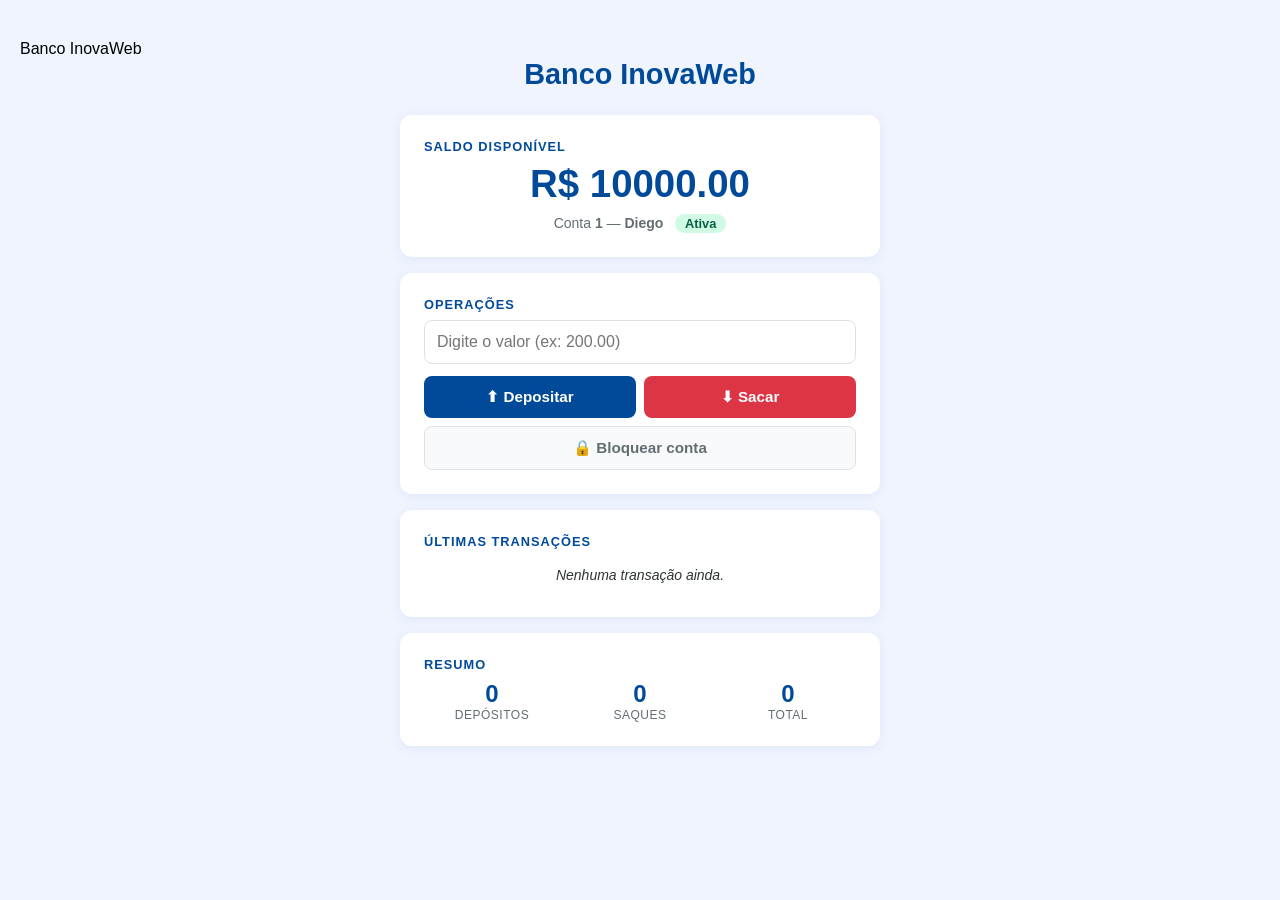
<file: aula 12/index.html>
<html lang="pt-br">

<head>
  <meta charset="UTF-8">
  <meta name="viewport" content="width=device-width, initial-scale=1.0">
  <link rel="stylesheet" href="style.css"
  title>Banco InovaWeb</title>

<body>
  <h1>Banco InovaWeb</h1>

  <div class="container">

    <!-- ── Card de Saldo ──────────────────────────────────── -->
    <div class="card">
      <h2>Saldo disponível</h2>
      <!--
        DOM — LEITURA E ESCRITA DE TEXTO
        ─────────────────────────────────
        id="saldo" → vamos selecionar com querySelector('#saldo')
        e atualizar com .textContent toda vez que o saldo mudar.
        É o equivalente visual do console.log do saldo.
      -->
      <div id="saldo">R$ 10000.00</div>
      <p class="info-conta">
        Conta <strong id="numero-conta">1</strong> —
        <strong id="titular">Diego</strong> &nbsp;
        <!--
          id="status-conta" → vamos alternar as classes
          .status-ativa e .status-bloqueada via classList
          quando bloquearConta() for chamada.
        -->
        <span id="status-conta" class="status-ativa">Ativa</span>
      </p>
    </div>

    <!-- ── Card de Operações ──────────────────────────────── -->
    <div class="card">
      <h2>Operações</h2>
      <!--
        DOM — LENDO VALOR DE INPUT
        ───────────────────────────
        id="campo-valor" → dentro dos eventos de clique,
        vamos ler o valor digitado com:
          const valor = Number(document.querySelector('#campo-valor').value)
        Equivale ao parâmetro que antes passávamos direto: depositar(500)
      -->
      <input type="number" id="campo-valor" placeholder="Digite o valor (ex: 200.00)" min="0" step="0.01">

      <div class="botoes">
        <!--
          DOM — EVENTOS DE CLIQUE
          ────────────────────────
          Esses botões vão receber addEventListener('click', ...)
          que chama depositar() e sacar() com o valor do input.
          No banco.js original chamávamos direto: depositar(500)
          Agora o valor vem do campo digitado pelo usuário.
        -->
        <button id="btn-depositar">⬆ Depositar</button>
        <button id="btn-sacar">⬇ Sacar</button>
      </div>

      <!--
        DOM — EXIBINDO FEEDBACK NA TELA
        ────────────────────────────────
        id="mensagem" → substitui os console.log de sucesso e erro.
        Vamos mostrar/esconder esse elemento e trocar seu texto
        e classe (msg-sucesso / msg-erro) conforme o resultado.
      -->
      <div id="mensagem"></div>

      <button id="btn-bloquear">🔒 Bloquear conta</button>
    </div>

    <!-- ── Card de Histórico ──────────────────────────────── -->
    <div class="card">
      <h2>Últimas transações</h2>
      <!--
        DOM — CRIANDO ELEMENTOS DINAMICAMENTE
        ───────────────────────────────────────
        id="lista-historico" → cada vez que historico.push() for chamado
        no banco.js, também vamos criar um <li> com createElement
        e adicioná-lo aqui com appendChild ou insertBefore.
        Equivale ao console.log do histórico.
      -->
      <ul id="lista-historico">
        <li class="historico-vazio">Nenhuma transação ainda.</li>
      </ul>
    </div>

    <!-- ── Card de Resumo ─────────────────────────────────── -->
    <div class="card">
      <h2>Resumo</h2>
      <!--
        DOM — ATUALIZANDO MÚLTIPLOS ELEMENTOS
        ───────────────────────────────────────
        Cada contador do verResumo() tem um elemento correspondente.
        Em vez de console.log, vamos atualizar o textContent de cada um.
      -->
      <div class="resumo-grid">
        <div class="resumo-item">
          <span id="total-depositos">0</span>
          <span>Depósitos</span>
        </div>
        <div class="resumo-item">
          <span id="total-saques">0</span>
          <span>Saques</span>
        </div>
        <div class="resumo-item">
          <span id="total-transacoes">0</span>
          <span>Total</span>
        </div>
      </div>
    </div>

  </div>

  <script src="banco.js"></script>

</body>

</html>
</file>
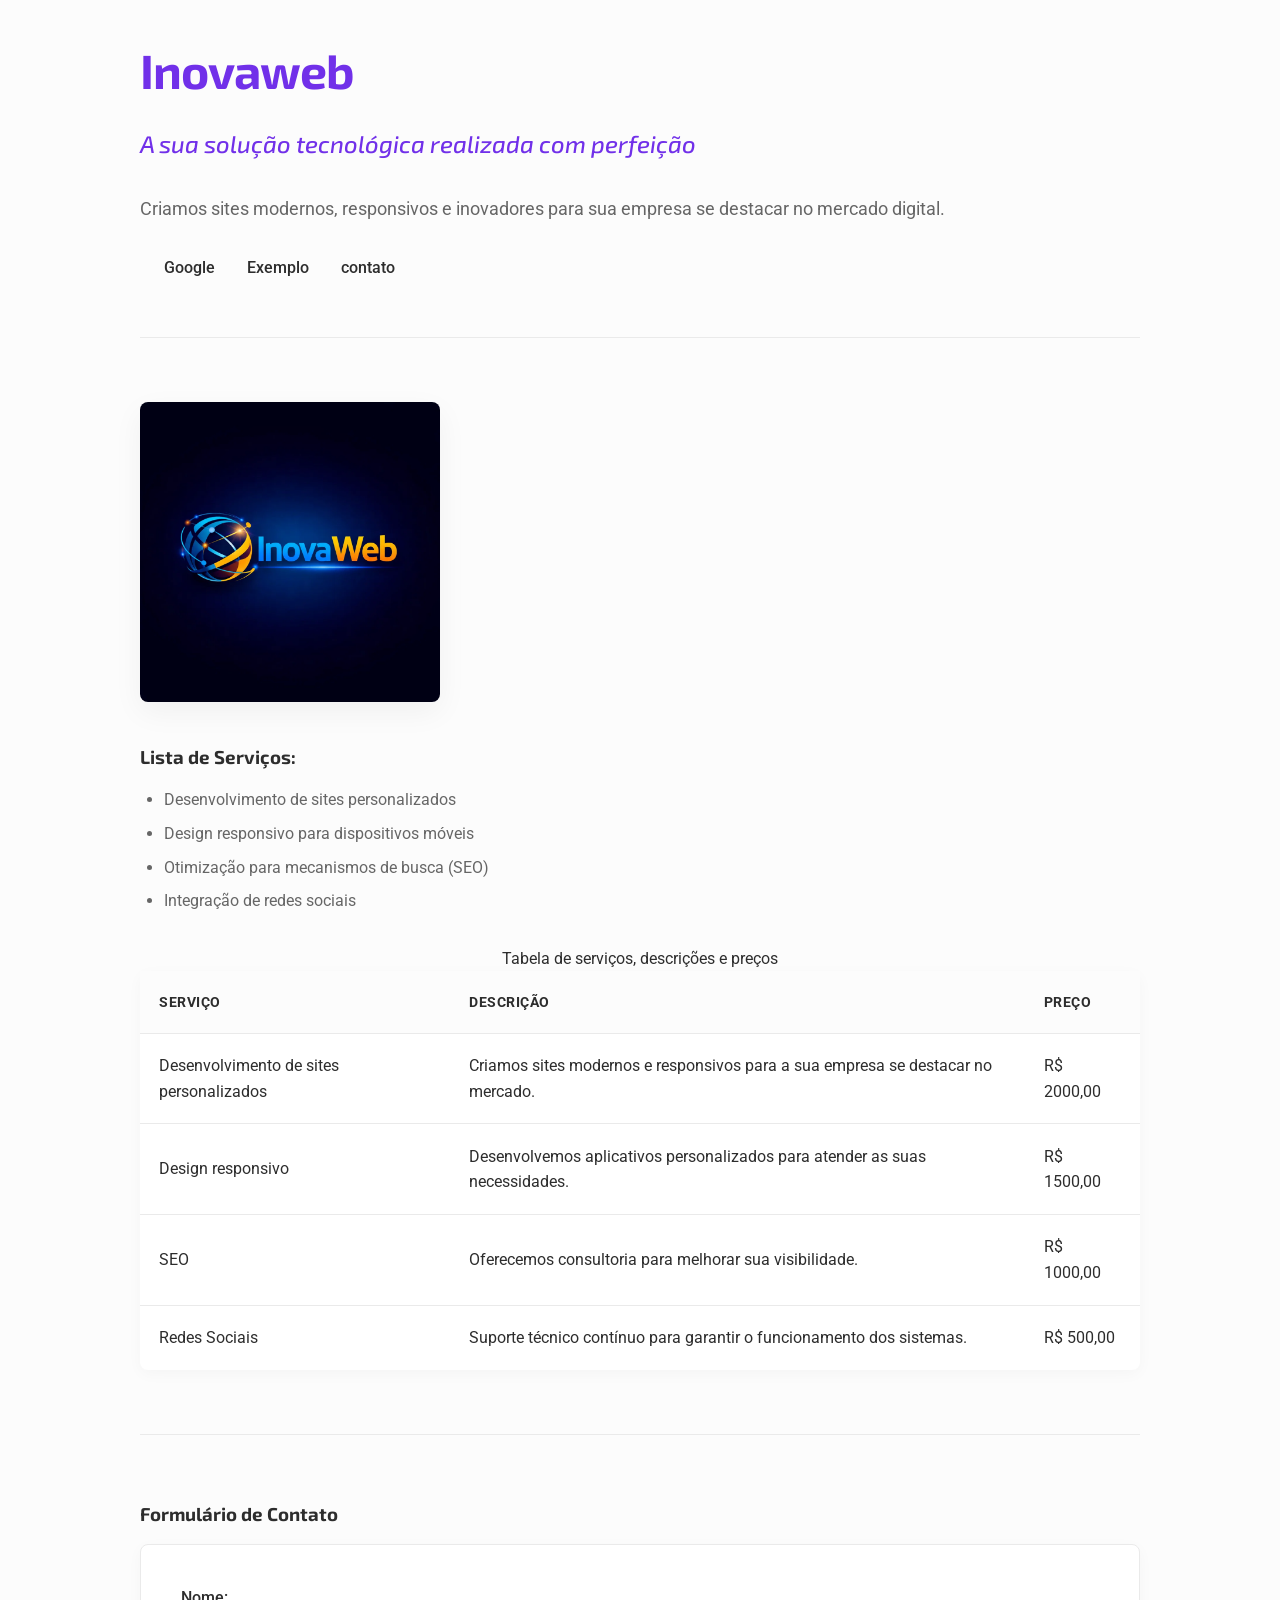
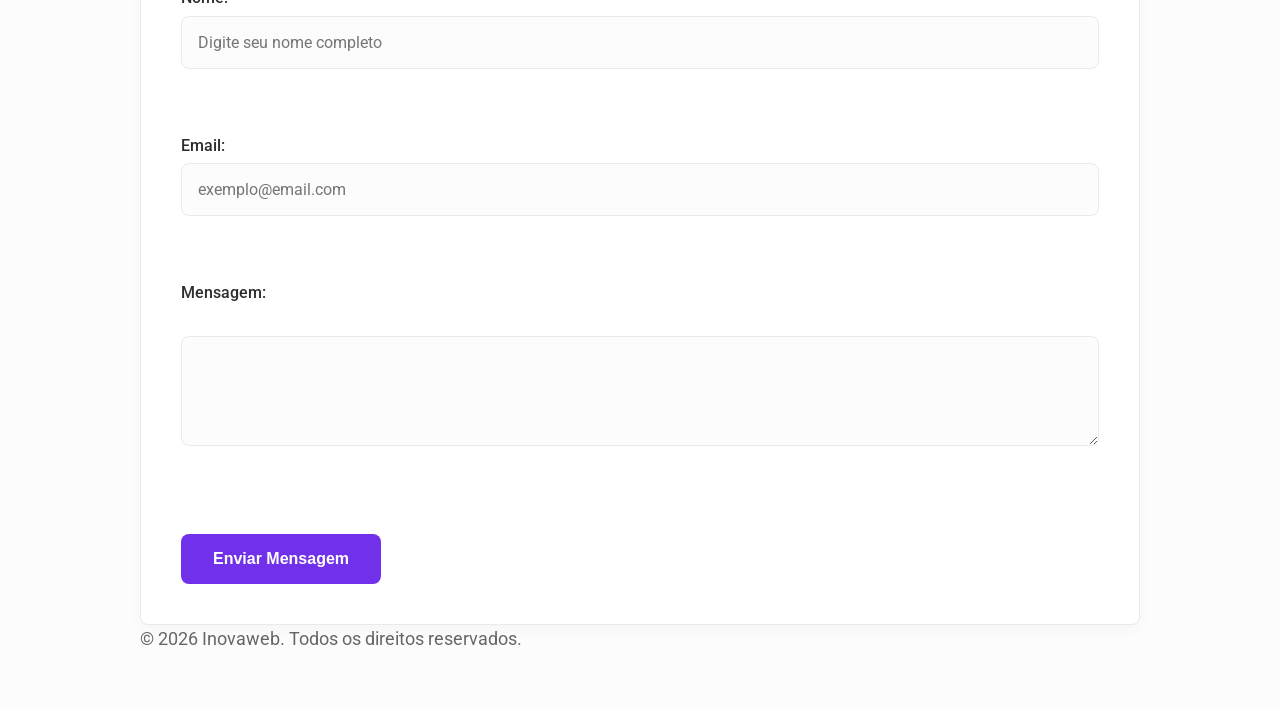
<file: aula 4/index.html>
<!DOCTYPE html>
<html lang="pt-br">

<head>
    <meta charset="UTF-8">
    <meta name="viewport" content="width=device-width, initial-scale=1.0">
    <link rel="stylesheet" href="CSS/STYLE.CSS">
    <title>Inovaweb - Soluções Tecnológicas</title>
</head>

<body>

    <header>
        <h1>Inovaweb</h1>
        <h2 class="destaque italico">A sua solução tecnológica realizada com perfeição</h2>
        <p>Criamos sites modernos, responsivos e inovadores para sua empresa se destacar no mercado digital.</p>
        
        <nav>
            <ul>
                <li><a href="http://google.com">Google</a></li>
                <li><a href="#">Exemplo</a></li>
                <li><a href="contato">contato</a></li>
            </ul>
        </nav>
        
        <img src="imagem 2 inovaweb.webp" alt="Banner ilustrativo da Inovaweb com foco em inovação" width="300">
    </header>

    <main>
        <section id="servicos">
            <h3>Lista de Serviços:</h3>
            <ul>
                <li>Desenvolvimento de sites personalizados</li>
                <li>Design responsivo para dispositivos móveis</li>
                <li>Otimização para mecanismos de busca (SEO)</li>
                <li>Integração de redes sociais</li>
            </ul>

            <table class="tabela-servicos">
                <caption>Tabela de serviços, descrições e preços</caption>
                <thead>
                    <tr>
                        <th>Serviço</th>
                        <th>Descrição</th>
                        <th>Preço</th>
                    </tr>
                </thead>
                <tbody>
                    <tr>
                        <td>Desenvolvimento de sites personalizados</td>
                        <td>Criamos sites modernos e responsivos para a sua empresa se destacar no mercado.</td>
                        <td>R$ 2000,00</td>
                    </tr>
                    <tr>
                        <td>Design responsivo</td>
                        <td>Desenvolvemos aplicativos personalizados para atender as suas necessidades.</td>
                        <td>R$ 1500,00</td>
                    </tr>
                    <tr>
                        <td>SEO</td>
                        <td>Oferecemos consultoria para melhorar sua visibilidade.</td>
                        <td>R$ 1000,00</td>
                    </tr>
                    <tr>
                        <td>Redes Sociais</td>
                        <td>Suporte técnico contínuo para garantir o funcionamento dos sistemas.</td>
                        <td>R$ 500,00</td>
                    </tr>
                </tbody>
            </table>
        </section>

        <hr>

        <section id="contato">
            <h3>Formulário de Contato</h3>
            <form action="enviar.php" method="post">
                <div>
                    <label for="nome">Nome:</label>
                    <input type="text" id="nome" name="nome" placeholder="Digite seu nome completo" required>
                </div>
                <br>
                <div>
                    <label for="email">Email:</label>
                    <input type="email" id="email" name="email" placeholder="exemplo@email.com" required>
                </div>
                <br>
                <div>
                    <label for="mensagem">Mensagem:</label><br>
                    <textarea id="mensagem" maxlength="500" name="mensagem" rows="4" cols="50" required></textarea>
                </div>
                <br>
                <button type="submit">Enviar Mensagem</button>
            </form>
        </section>
    </main>

    <footer>
        <p>&copy; 2026 Inovaweb. Todos os direitos reservados.</p>
    </footer>

</body>
</html>
</file>
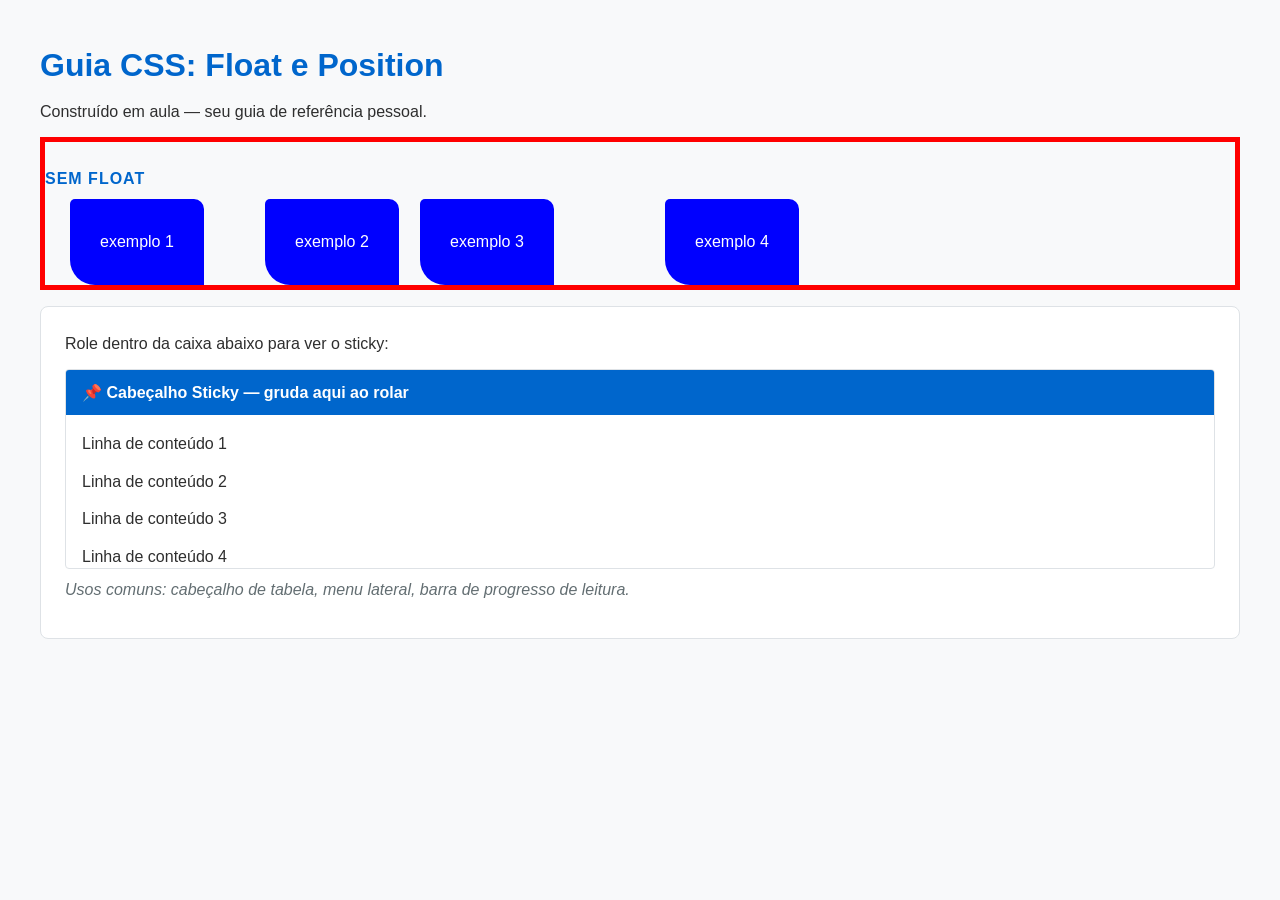
<file: aula 6/index.html>
<!DOCTYPE html>
<html lang="pt-br">

<head>
    <meta charset="UTF-8">
    <meta name="viewport" content="width=device-width, initial-scale=1.0">
    <title>Guia CSS: Float e Position</title>
    <link rel="stylesheet" href="css/style.css">
</head>

<body>

    <h1>Guia CSS: Float e Position</h1>
    <p>Construído em aula — seu guia de referência pessoal.</p>
    <div class="clearfix" style="border: 5px solid red;position: relative">
        <h3> sem Float</h3>
        <div class="caixa-flutuante" style="position: relative;;left: 200px;">exemplo 2</div>
        <div class="caixa-flutuante" style="position: absolute;left: 600px">exemplo 4</div>
        <div class="caixa-flutuante" style="position: fixed;left: 10px; left:400px">exemplo 3</div>
        <div class="caixa-flutuante" ; style="position: fixed;left: 50px">exemplo 1</div>
    </div>
    <div class="exemplo">
        <p style="margin-bottom: 12px">
          Role dentro da caixa abaixo para ver o sticky:
        </p>
        <div
          style="
            height: 200px;
            overflow-x: scroll;
            border: 1px solid #dee2e6;
            border-radius: 4px;
          "
        >
          <div
            style="
              position: sticky;
              top: 0;
              background: #0066cc;
              color: white;
              padding: 10px 16px;
              font-weight: bold;
            "
          >
            📌 Cabeçalho Sticky — gruda aqui ao rolar
          </div>
          <div style="padding: 16px">
            <p>Linha de conteúdo 1</p>
            <p>Linha de conteúdo 2</p>
            <p>Linha de conteúdo 3</p>
            <p>Linha de conteúdo 4</p>
            <p>Linha de conteúdo 5</p>
            <p>Linha de conteúdo 6</p>
            <p>Linha de conteúdo 7</p>
            <p>Linha de conteúdo 8</p>
          </div>
        </div>
        <p style="margin-top: 8px; font-style: italic; color: #636e72">
          Usos comuns: cabeçalho de tabela, menu lateral, barra de progresso de
          leitura.
        </p>
      </div>

    <body>

</html>
</file>
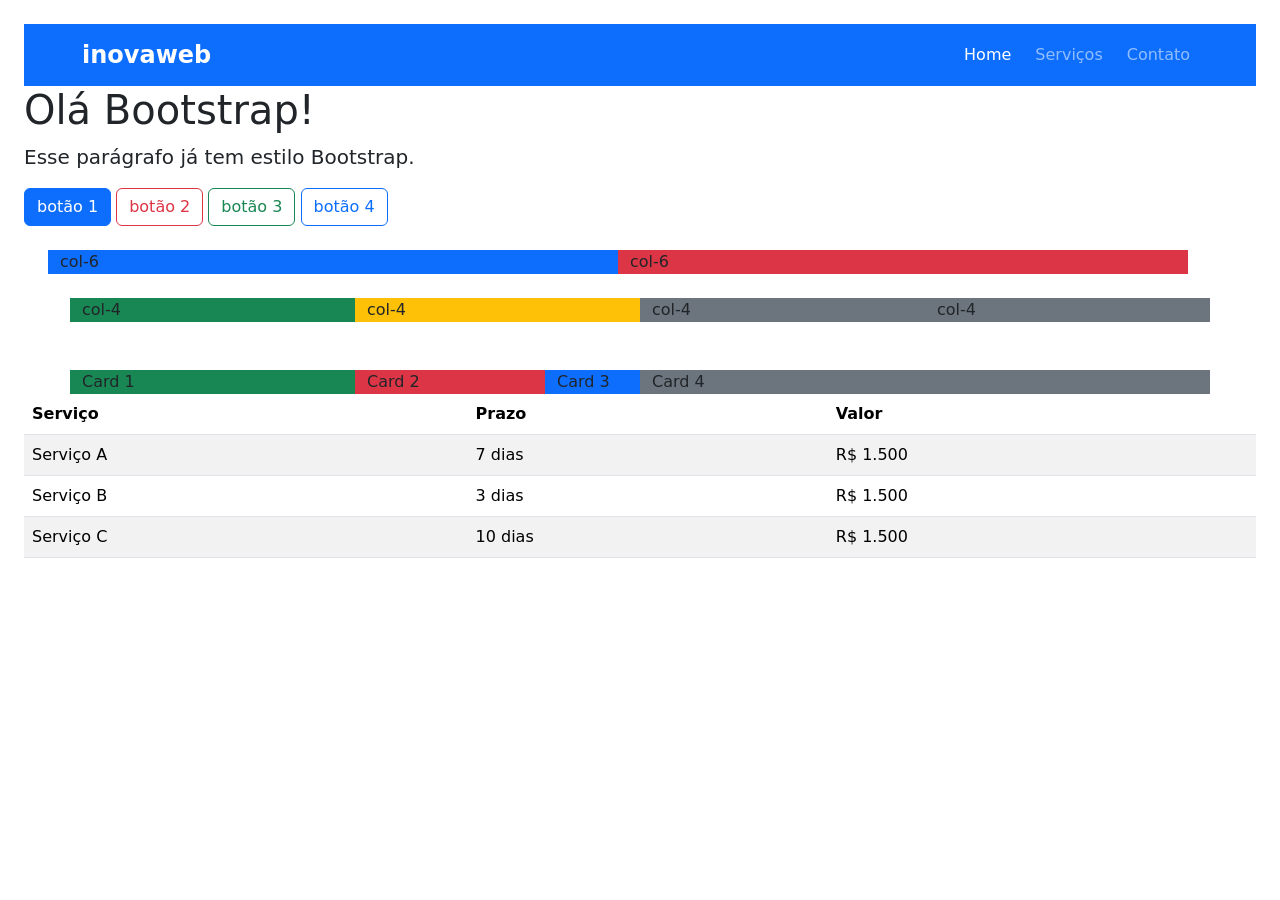
<file: aula 7/index.html>
<!DOCTYPE html>
<html lang="pt-br">

<head>
    <meta charset="UTF-8">
    <meta name="viewport" content="width=device-width, initial-scale=1.0">
    <title>Teste Bootstrap</title>

    <link href="https://cdn.jsdelivr.net/npm/bootstrap@5.3.8/dist/css/bootstrap.min.css" rel="stylesheet"
        integrity="sha384-sRIl4kxILFvY47J16cr9ZwB07vP4J8+LH7qKQnuqkuIAvNWLzeN8tE5YBujZqJLB" crossorigin="anonymous">
</head>

<body  class="p-4">         
    <nav class="navbar navbar-expand-lg navbar-dark bg-primary">
        <div class="container">
          <a class="navbar-brand fw-bold fs-4" href="#">inovaweb</a>
          <button 
            class="navbar-toggler" 
            type="button" 
            data-bs-toggle="collapse" 
            data-bs-target="#menuNav">
            <span class="navbar-toggler-icon"></span>
          </button>
          <div class="collapse navbar-collapse" id="menuNav">
            <ul class="navbar-nav ms-auto gap-2">
              <li class="nav-item">
                <a class="nav-link active" href="#">Home</a>
              </li>
              <li class="nav-item">
                <a class="nav-link" href="#servicos">Serviços</a>
              </li>
              <li class="nav-item">
                <a class="nav-link" href="#contato">Contato</a>
              </li>
            </ul>
          </div>
        </div>
      </nav>
    
    <h1>Olá Bootstrap!</h1>
    <p class="lead"> Esse parágrafo já tem estilo Bootstrap.</p>
    <button class="btn btn-primary">botão 1</button>
    <button class="btn btn-outline-danger">botão 2</button>
    <button class="btn btn-outline-success">botão 3</button>
    <button class="btn btn-outline-primary">botão 4</button>

    <div class="container m-4">
        <div class="row">
            <div class="col-6 bg-primary">col-6</div>
            <div class="col-6 bg-danger">col-6</div>
        </div>
    </div>

    <div class="container mt-4">
        <div class="row">
            <div class="col-12 col-md-6 col-lg-3 bg-success">col-4</div>
            <div class="col-12 col-md-6 col-lg-3 bg-warning">col-4</div>
            <div class="col-12 col-md-6 col-lg-3 bg-secondary">col-4</div>
            <div class="col-12 col-md-6 col-lg-3 bg-secondary">col-4</div>
        </div>
    </div>

    <div class="container mt-5">
        <div class="row">
            <!-- Mobile: coluna única | Tablet: 2 col | Desktop: 4 col -->
            <div class="col-3 bg-success">Card 1</div>
            <div class="col-2 bg-danger">Card 2</div>
            <div class="col-1 bg-primary">Card 3</div>
            <div class="col-6 bg-secondary">Card 4</div>
        </div>
    </div>

    <!-- Tabela básica Bootstrap -->
  <div class="">
    <table class="table table-striped">
      <thead>
        <tr>
          <th>Serviço</th>
          <th>Prazo</th>
          <th>Valor</th>
        </tr>
      </thead>
      <tbody>
        <tr>
          <td>Serviço A</td>
          <td>7 dias</td>
          <td>R$ 1.500</td>
        </tr>
        <tr>
          <td>Serviço B</td>
          <td>3 dias</td>
          <td>R$ 1.500</td>
        </tr>
        <tr>
          <td>Serviço C</td>
          <td>10 dias</td>
          <td>R$ 1.500</td>
        </tr>
      </tbody>
    </table>
    </div>
    <script src="https://cdn.jsdelivr.net/npm/bootstrap@5.3.8/dist/js/bootstrap.bundle.min.js"
        integrity="sha384-FKyoEForCGlyvwx9Hj09JcYn3nv7wiPVlz7YYwJrWVcXK/BmnVDxM+D2scQbITxI"
        crossorigin="anonymous"></script>
</body>

</html>
</file>
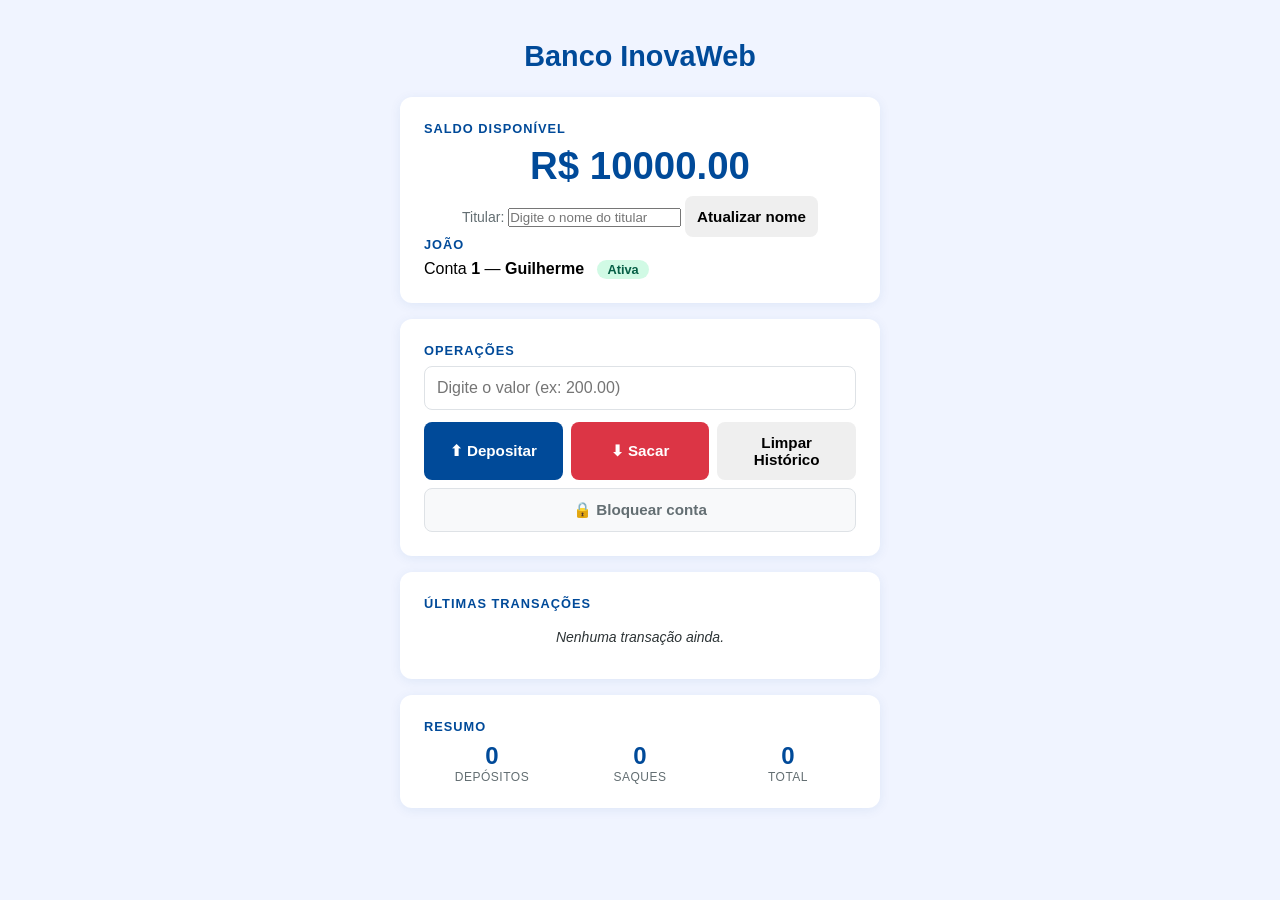
<file: aula 13/index copy.html>
<html lang="pt-br">

<head>
  <meta charset="UTF-8">
  <meta name="viewport" content="width=device-width, initial-scale=1.0">
  <link rel="stylesheet" href="style.css"
  title></title>

<body>
  <h1>Banco InovaWeb</h1>

  <div class="container">

    <!-- ── Card de Saldo ──────────────────────────────────── -->
    <div class="card">
      <h2>Saldo disponível</h2>
      <!--
        DOM — LEITURA E ESCRITA DE TEXTO
        ─────────────────────────────────
        id="saldo" → vamos selecionar com querySelector('#saldo')
        e atualizar com .textContent toda vez que o saldo mudar.
        É o equivalente visual do console.log do saldo.
      -->
      <div id="saldo">R$ 10000.00</div>
      <p class="info-conta">
        <label for="campo-titular">Titular:</label>

<input 
    type="text" 
    id="campo-titular" 
    placeholder="Digite o nome do titular"
/>
<button id="btn-atualizar-titular">
Atualizar nome
</button>

<h2 id="nome-titular">joão</h2>

        Conta <strong id="numero-conta">1</strong> —
        <strong id="titular">Guilherme</strong> &nbsp; 
        <!--
          id="status-conta" → vamos alternar as classes
          .status-ativa e .status-bloqueada via classList
          quando bloquearConta() for chamada.
        -->
        <span id="status-conta" class="status-ativa">Ativa</span>
      </p>
    </div>

    <!-- ── Card de Operações ──────────────────────────────── -->
    <div class="card">
      <h2>Operações</h2>
      <!--
        DOM — LENDO VALOR DE INPUT
        ───────────────────────────
        id="campo-valor" → dentro dos eventos de clique,
        vamos ler o valor digitado com:
          const valor = Number(document.querySelector('#campo-valor').value)
        Equivale ao parâmetro que antes passávamos direto: depositar(500)
      -->
      <input type="number" id="campo-valor" placeholder="Digite o valor (ex: 200.00)" min="0" step="0.01">

      <div class="botoes">
        <!--
          DOM — EVENTOS DE CLIQUE
          ────────────────────────
          Esses botões vão receber addEventListener('click', ...)
          que chama depositar() e sacar() com o valor do input.
          No banco.js original chamávamos direto: depositar(500)
          Agora o valor vem do campo digitado pelo usuário.
        -->
        <button id="btn-depositar">⬆ Depositar</button>
        <button id="btn-sacar">⬇ Sacar</button>
        <button id="btn-limpar-historico">
          Limpar Histórico
      </button>
      </div>

      <!--
        DOM — EXIBINDO FEEDBACK NA TELA
        ────────────────────────────────
        id="mensagem" → substitui os console.log de sucesso e erro.
        Vamos mostrar/esconder esse elemento e trocar seu texto
        e classe (msg-sucesso / msg-erro) conforme o resultado.
      -->
      <div id="mensagem"></div>

      <button id="btn-bloquear">🔒 Bloquear conta</button>
    </div>

    <!-- ── Card de Histórico ──────────────────────────────── -->
    <div class="card">
      <h2>Últimas transações</h2>
      <!--
        DOM — CRIANDO ELEMENTOS DINAMICAMENTE
        ───────────────────────────────────────
        id="lista-historico" → cada vez que historico.push() for chamado
        no banco.js, também vamos criar um <li> com createElement
        e adicioná-lo aqui com appendChild ou insertBefore.
        Equivale ao console.log do histórico.
      -->
      <ul id="lista-historico">
        <li class="historico-vazio">Nenhuma transação ainda.</li>
      </ul>
    </div>

    <!-- ── Card de Resumo ─────────────────────────────────── -->
    <div class="card">
      <h2>Resumo</h2>
      <!--
        DOM — ATUALIZANDO MÚLTIPLOS ELEMENTOS
        ───────────────────────────────────────
        Cada contador do verResumo() tem um elemento correspondente.
        Em vez de console.log, vamos atualizar o textContent de cada um.
      -->
      <div class="resumo-grid">
        <div class="resumo-item">
          <span id="total-depositos">0</span>
          <span>Depósitos</span>
        </div>
        <div class="resumo-item">
          <span id="total-saques">0</span>
          <span>Saques</span>
        </div>
        <div class="resumo-item">
          <span id="total-transacoes">0</span>
          <span>Total</span>
        </div>
      </div>
    </div>

  </div>

  <script src="banco.js"></script>
  
</body>

</html>
</file>
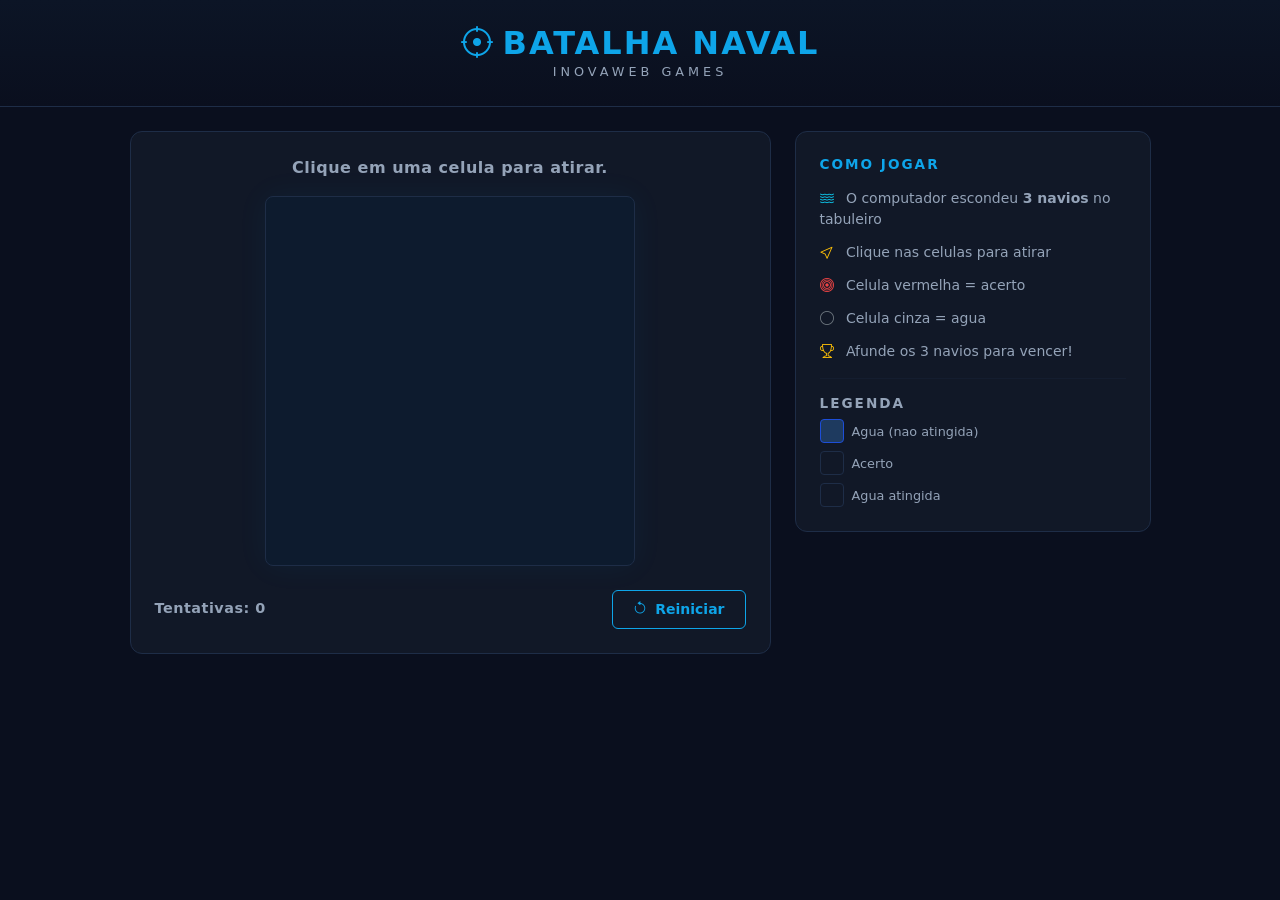
<file: aula 14/batalha_naval.html>
<!DOCTYPE html>
<html lang="pt-br">
<head>
  <meta charset="UTF-8">
  <meta name="viewport" content="width=device-width, initial-scale=1.0">
  <title>Batalha Naval — InovaWeb Games</title>

  <!-- Bootstrap 5 CSS -->
  <link
    rel="stylesheet"
    href="https://cdn.jsdelivr.net/npm/bootstrap@5.3.3/dist/css/bootstrap.min.css"
  >

  <!-- Bootstrap Icons -->
  <link
    rel="stylesheet"
    href="https://cdn.jsdelivr.net/npm/bootstrap-icons@1.11.3/font/bootstrap-icons.min.css"
  >

  <!-- CSS customizado -->
  <link rel="stylesheet" href="style.css">
</head>
<body>

  <!-- ── Cabecalho ──────────────────────────────────────────── -->
  <header class="cabecalho text-center py-4">
    <h1 class="titulo-jogo mb-0">
      <i class="bi bi-crosshair me-2"></i>Batalha Naval
    </h1>
    <p class="subtitulo mb-0">InovaWeb Games</p>
  </header>

  <!-- ── Conteudo principal ─────────────────────────────────── -->
  <main class="container py-4">
    <div class="row justify-content-center g-4">

      <!-- Painel do jogo -->
      <div class="col-12 col-lg-7">
        <div class="card-jogo p-4">

          <!-- Mensagem de status -->
          <div
            id="mensagem"
            class="mensagem text-center mb-3"
          >
            Clique em uma celula para atirar.
          </div>

          <!-- Tabuleiro -->
          <!--
            O JS vai preencher este elemento com os <div>
            de cada celula do tabuleiro 5x5.
            Nao adicione nada aqui manualmente.
          -->
          <div id="tabuleiro" class="tabuleiro mx-auto mb-4"></div>

          <!-- Rodape do tabuleiro -->
          <div class="d-flex justify-content-between align-items-center">
            <span id="tentativas" class="tentativas">
              Tentativas: 0
            </span>
            <button id="btn-reiniciar" class="btn btn-reiniciar">
              <i class="bi bi-arrow-counterclockwise me-2"></i>Reiniciar
            </button>
          </div>

        </div>
      </div>

      <!-- Painel lateral — instrucoes -->
      <div class="col-12 col-lg-4">
        <div class="card-instrucoes p-4">
          <h2 class="instrucoes-titulo mb-3">Como jogar</h2>
          <ul class="instrucoes-lista">
            <li>
              <i class="bi bi-water me-2 text-info"></i>
              O computador escondeu <strong>3 navios</strong>
              no tabuleiro
            </li>
            <li>
              <i class="bi bi-cursor me-2 text-warning"></i>
              Clique nas celulas para atirar
            </li>
            <li>
              <i class="bi bi-bullseye me-2 acerto-icon"></i>
              Celula vermelha = acerto
            </li>
            <li>
              <i class="bi bi-circle me-2 text-secondary"></i>
              Celula cinza = agua
            </li>
            <li>
              <i class="bi bi-trophy me-2 text-warning"></i>
              Afunde os 3 navios para vencer!
            </li>
          </ul>

          <hr class="my-3">

          <div class="legenda">
            <h3 class="legenda-titulo mb-2">Legenda</h3>
            <div class="d-flex flex-column gap-2">
              <div class="d-flex align-items-center gap-2">
                <div class="celula-exemplo celula-neutra"></div>
                <span>Agua (nao atingida)</span>
              </div>
              <div class="d-flex align-items-center gap-2">
                <div class="celula-exemplo acerto"></div>
                <span>Acerto</span>
              </div>
              <div class="d-flex align-items-center gap-2">
                <div class="celula-exemplo erro"></div>
                <span>Agua atingida</span>
              </div>
            </div>
          </div>
        </div>
      </div>

    </div>
  </main>

  <!-- Bootstrap JS bundle -->
  <script
    src="https://cdn.jsdelivr.net/npm/bootstrap@5.3.3/dist/js/bootstrap.bundle.min.js">
  </script>

  <!-- Logica do jogo -->
  <script src="script.js"></script>

</body>
</html>
</file>
<file: aula 12/style.css>
* {
    margin: 0;
    padding: 0;
    box-sizing: border-box;
  }
  
  body {
    font-family: sans-serif;
    background: #f0f4ff;
    min-height: 100vh;
    padding: 40px 20px;
  }
  
  h1 {
    text-align: center;
    color: #004a99;
    font-size: 1.8rem;
    margin-bottom: 24px;
  }
  
  .container {
    max-width: 480px;
    margin: 0 auto;
    display: flex;
    flex-direction: column;
    gap: 16px;
  }
  
  .card {
    background: white;
    border-radius: 12px;
    padding: 24px;
    box-shadow: 0 2px 12px rgba(0, 74, 153, 0.08);
  }
  
  .card h2 {
    color: #004a99;
    font-size: 0.8rem;
    text-transform: uppercase;
    letter-spacing: 1px;
    margin-bottom: 8px;
  }
  
  /* Card de saldo */
  #saldo {
    font-size: 2.4rem;
    font-weight: bold;
    color: #004a99;
    text-align: center;
    margin: 8px 0;
  }
  
  .info-conta {
    text-align: center;
    color: #636e72;
    font-size: 0.875rem;
  }
  
  /* Status da conta */
  #status-conta {
    display: inline-block;
    padding: 2px 10px;
    border-radius: 20px;
    font-size: 0.8rem;
    font-weight: bold;
  }
  
  .status-ativa {
    background: #d1fae5;
    color: #065f46;
  }
  
  .status-bloqueada {
    background: #fee2e2;
    color: #991b1b;
  }
  
  /* Operações */
  input[type="number"] {
    width: 100%;
    padding: 12px;
    border: 1px solid #dee2e6;
    border-radius: 8px;
    font-size: 1rem;
    margin-bottom: 12px;
    outline: none;
    transition: border-color 0.2s;
  }
  
  input[type="number"]:focus {
    border-color: #004a99;
  }
  
  .botoes {
    display: flex;
    gap: 8px;
  }
  
  button {
    flex: 1;
    padding: 12px;
    border: none;
    border-radius: 8px;
    font-size: 0.95rem;
    font-weight: bold;
    cursor: pointer;
    transition: opacity 0.2s;
  }
  
  button:hover { opacity: 0.85; }
  
  #btn-depositar { background: #004a99; color: white; }
  #btn-sacar     { background: #dc3545; color: white; }
  #btn-bloquear  {
    width: 100%;
    background: #f8f9fa;
    color: #636e72;
    border: 1px solid #dee2e6;
    margin-top: 8px;
  }
  
  /* Mensagem de feedback */
  #mensagem {
    min-height: 40px;
    margin-top: 12px;
    padding: 10px 14px;
    border-radius: 8px;
    font-size: 0.9rem;
    display: none; /* escondido por padrão */
  }
  
  .msg-sucesso {
    background: #d1fae5;
    color: #065f46;
  }
  
  .msg-erro {
    background: #fee2e2;
    color: #991b1b;
  }
  
  /* Histórico */
  #lista-historico {
    list-style: none;
    padding: 0;
    margin: 0;
    max-height: 200px;
    overflow-y: auto;
  }
  
  #lista-historico li {
    padding: 10px 0;
    border-bottom: 1px solid #f0f4ff;
    font-size: 0.875rem;
    color: #2d3436;
  }
  
  #lista-historico li:last-child {
    border-bottom: none;
  }
  
  .historico-vazio {
    color: #b2bec3;
    font-style: italic;
    text-align: center;
    padding: 16px 0;
  }
  
  /* Resumo */
  .resumo-grid {
    display: grid;
    grid-template-columns: 1fr 1fr 1fr;
    gap: 12px;
    text-align: center;
  }
  
  .resumo-item span:first-child {
    display: block;
    font-size: 1.5rem;
    font-weight: bold;
    color: #004a99;
  }
  
  .resumo-item span:last-child {
    font-size: 0.75rem;
    color: #636e72;
    text-transform: uppercase;
    letter-spacing: 0.5px;
  }
</file>
<file: aula 4/CSS/STYLE.CSS>
/* 1. IMPORTAÇÕES E VARIÁVEIS (Padrão Profissional) */
@import url('https://fonts.googleapis.com/css2?family=Exo+2:wght@400;700&family=Roboto:wght@300;400;500;700&display=swap');

:root {
    /* Paleta de Cores Minimalista */
    --cor-primaria: #7130e9;
    --cor-primaria-hover: #5a26ba;
    --fundo-pagina: #fcfcfc;
    --fundo-elemento: #ffffff;
    --texto-principal: #2d2d2d;
    --texto-secundario: #666666;
    --borda-suave: #eaeaea;
    --raio-borda: 8px;
}

/* 2. RESET BÁSICO (Remove margens padrão dos navegadores) */
* {
    margin: 0;
    padding: 0;
    box-sizing: border-box;
}

/* 3. ESTILOS GERAIS (BODY) */
body {
    background-color: var(--fundo-pagina);
    color: var(--texto-principal);
    font-family: "Roboto", sans-serif;
    line-height: 1.6;
    display: flex;
    flex-direction: column;
    align-items: center; /* Centraliza o conteúdo principal */
    padding: 2rem;
}

/* Limita a largura para leitura confortável e fluidez em telas grandes */
header, main, footer {
    width: 100%;
    max-width: 1000px;
}

/* 4. TIPOGRAFIA */
h1, h2, h3 {
    font-family: "Exo 2", sans-serif;
    color: var(--texto-principal);
    margin-bottom: 1rem;
}

h1 {
    font-size: 3rem; /* Usa rem para ser responsivo */
    color: var(--cor-primaria);
    font-weight: 700;
    letter-spacing: -1px;
}

h2 {
    font-size: 1.5rem;
    font-weight: 400;
    color: var(--texto-secundario);
    margin-bottom: 2rem;
}

p {
    color: var(--texto-secundario);
    margin-bottom: 1.5rem;
    font-size: 1.1rem;
}

/* 5. CLASSES ESPECÍFICAS (HELPERS) */
.destaque {
    color: var(--cor-primaria);
    font-weight: 500;
}

.italico {
    font-style: italic;
}

/* 6. NAVEGAÇÃO (Com Flexbox) */
nav {
    margin: 2rem 0;
    padding-bottom: 1rem;
    border-bottom: 1px solid var(--borda-suave);
}

nav ul {
    list-style: none;
    display: flex;
    gap: 2rem; /* Espaçamento fluido entre os itens */
}

nav a {
    color: var(--texto-principal);
    text-decoration: none;
    font-weight: 500;
    font-size: 1rem;
    transition: color 0.3s ease; /* Animação suave ao passar o mouse */
}

nav a:hover {
    color: var(--cor-primaria);
}

/* Imagens */
img {
    max-width: 100%;
    height: auto;
    border-radius: var(--raio-borda);
    margin: 2rem 0;
    box-shadow: 0 10px 30px rgba(0,0,0,0.05); /* Sombra elegante */
}

/* 7. COMPONENTES: LISTAS E TABELA (Minimalista) */
ul {
    margin-bottom: 2rem;
    padding-left: 1.5rem;
    color: var(--texto-secundario);
}

ul li {
    margin-bottom: 0.5rem;
}

table {
    width: 100%;
    border-collapse: collapse;
    margin-top: 1rem;
    background-color: var(--fundo-elemento);
    border-radius: var(--raio-borda);
    overflow: hidden;
    box-shadow: 0 4px 15px rgba(0,0,0,0.03); /* Dá um efeito de "cartão" à tabela */
}

th, td {
    padding: 1.2rem;
    text-align: left;
    border-bottom: 1px solid var(--borda-suave);
}

th {
    background-color: var(--fundo-pagina);
    font-weight: 700;
    color: var(--texto-principal);
    font-size: 0.9rem;
    text-transform: uppercase;
    letter-spacing: 0.5px;
}

tr:last-child td {
    border-bottom: none; /* Remove a linha da última fileira */
}

tr:hover {
    background-color: #f9f9f9; /* Efeito visual ao passar o mouse na linha */
}

/* 8. COMPONENTES: FORMULÁRIO */
form {
    display: flex;
    flex-direction: column;
    gap: 1.2rem;
    background: var(--fundo-elemento);
    padding: 2.5rem;
    border-radius: var(--raio-borda);
    box-shadow: 0 4px 15px rgba(0,0,0,0.03);
    border: 1px solid var(--borda-suave);
}

label {
    display: block;
    font-weight: 500;
    color: var(--texto-principal);
    margin-bottom: 0.3rem;
}

input[type="text"],
input[type="email"],
textarea {
    width: 100%;
    padding: 1rem;
    border: 1px solid var(--borda-suave);
    border-radius: var(--raio-borda);
    font-family: inherit;
    font-size: 1rem;
    background-color: var(--fundo-pagina);
    transition: all 0.3s ease;
}

/* Foco nos campos do formulário */
input:focus,
textarea:focus {
    outline: none;
    border-color: var(--cor-primaria);
    box-shadow: 0 0 0 3px rgba(113, 48, 233, 0.15); /* Efeito de "glow" suave na cor da Inovaweb */
}

button[type="submit"] {
    background-color: var(--cor-primaria);
    color: white;
    border: none;
    padding: 1rem 2rem;
    border-radius: var(--raio-borda);
    font-size: 1rem;
    font-weight: 700;
    cursor: pointer;
    transition: background-color 0.3s ease, transform 0.1s ease;
    align-self: flex-start; /* O botão não ocupa a largura toda */
    margin-top: 1rem;
}

button[type="submit"]:hover {
    background-color: var(--cor-primaria-hover);
}

button[type="submit"]:active {
    transform: scale(0.98); /* Efeito de clique */
}

hr {
    border: none;
    border-top: 1px solid var(--borda-suave);
    margin: 4rem 0;
}
</file>
<file: aula 6/css/style.css>
/* Reset básico */
* {
    margin: 0;
    padding: 0;
    box-sizing: border-box;
}

body {
    font-family: sans-serif;
    color: #2e2e2e;
    line-height: 1.6;
    padding: 40px;
    background: #f8f9fa;
}

h1 {
    font-size: 2rem;
    color: #0066cc;
    margin-bottom: 8px;
}

h2 {
    font-size: 1.5rem;
    color: #003366;
    margin: 40px 0 16px;
    border-left: 4px solid #0066cc;
    padding-left: 12px;
}

h3 {
    font-size: 1rem;
    color: #0066cc;
    margin: 24px 0 8px;
    text-transform: uppercase;
    letter-spacing: 1px;
}

p {
    margin-bottom: 12px;
    max-width: 700px;
}

/* Caixa de exemplo visual */
.exemplo {
    background: #ffffff;
    border: 1px solid #dee2e6;
    border-radius: 8px;
    padding: 24px;
    margin: 16px 0 32px;
}

/* Caixas coloridas para demonstração */
.caixa {
    background: #0066cc;
    color: white;
    padding: 16px;
    margin: 8px;
    font-weight: bold;
    border-radius: 4px;
}

.caixa-b {
    background: #6c63ff;
}

.caixa-c {
    background: #00b4d8;
}

/* Separador de seção */
section {
    border-bottom: 2px solid #dee2e6;
    padding-bottom: 20px;
    margin-bottom: 20px;
}

.clearfix::after {
    content: "";
    display: table;
    clear: both;
    ;
}

.caixa-flutuante {
    background-color: blue;
    color: white;
    float: left;
    margin-left: 20px;
    padding: 30px;
    border-radius: 5px 10px 0px 25px;
    transition: 2s ease;
}

.caixa-flutuante:hover {
    background-color: #00b4d8;
    color: white;
    float: left;
    margin-left: 20px;
    padding: 30px;
    border-radius: 5px 10px 0px 25px;
    transition: 0.3s ease;
    transform: scale(2.0);
}
</file>
<file: aula 13/style.css>
* {
    margin: 0;
    padding: 0;
    box-sizing: border-box;
  }
  
  body {
    font-family: sans-serif;
    background: #f0f4ff;
    min-height: 100vh;
    padding: 40px 20px;
  }
  
  h1 {
    text-align: center;
    color: #004a99;
    font-size: 1.8rem;
    margin-bottom: 24px;
  }
  
  .container {
    max-width: 480px;
    margin: 0 auto;
    display: flex;
    flex-direction: column;
    gap: 16px;
  }
  
  .card {
    background: white;
    border-radius: 12px;
    padding: 24px;
    box-shadow: 0 2px 12px rgba(0, 74, 153, 0.08);
  }
  
  .card h2 {
    color: #004a99;
    font-size: 0.8rem;
    text-transform: uppercase;
    letter-spacing: 1px;
    margin-bottom: 8px;
  }
  
  /* Card de saldo */
  #saldo {
    font-size: 2.4rem;
    font-weight: bold;
    color: #004a99;
    text-align: center;
    margin: 8px 0;
  }
  
  .info-conta {
    text-align: center;
    color: #636e72;
    font-size: 0.875rem;
  }
  
  /* Status da conta */
  #status-conta {
    display: inline-block;
    padding: 2px 10px;
    border-radius: 20px;
    font-size: 0.8rem;
    font-weight: bold;
  }
  
  .status-ativa {
    background: #d1fae5;
    color: #065f46;
  }
  
  .status-bloqueada {
    background: #fee2e2;
    color: #991b1b;
  }
  
  /* Operações */
  input[type="number"] {
    width: 100%;
    padding: 12px;
    border: 1px solid #dee2e6;
    border-radius: 8px;
    font-size: 1rem;
    margin-bottom: 12px;
    outline: none;
    transition: border-color 0.2s;
  }
  
  input[type="number"]:focus {
    border-color: #004a99;
  }
  
  .botoes {
    display: flex;
    gap: 8px;
  }
  
  button {
    flex: 1;
    padding: 12px;
    border: none;
    border-radius: 8px;
    font-size: 0.95rem;
    font-weight: bold;
    cursor: pointer;
    transition: opacity 0.2s;
  }
  
  button:hover { opacity: 0.85; }
  
  #btn-depositar { background: #004a99; color: white; }
  #btn-sacar     { background: #dc3545; color: white; }
  #btn-bloquear  {
    width: 100%;
    background: #f8f9fa;
    color: #636e72;
    border: 1px solid #dee2e6;
    margin-top: 8px;
  }
  
  /* Mensagem de feedback */
  #mensagem {
    min-height: 40px;
    margin-top: 12px;
    padding: 10px 14px;
    border-radius: 8px;
    font-size: 0.9rem;
    display: none; /* escondido por padrão */
  }
  
  .msg-sucesso {
    background: #d1fae5;
    color: #065f46;
  }
  
  .msg-erro {
    background: #fee2e2;
    color: #991b1b;
  }
  
  /* Histórico */
  #lista-historico {
    list-style: none;
    padding: 0;
    margin: 0;
    max-height: 200px;
    overflow-y: auto;
  }
  
  #lista-historico li {
    padding: 10px 0;
    border-bottom: 1px solid #f0f4ff;
    font-size: 0.875rem;
    color: #2d3436;
  }
  
  #lista-historico li:last-child {
    border-bottom: none;
  }
  
  .historico-vazio {
    color: #b2bec3;
    font-style: italic;
    text-align: center;
    padding: 16px 0;
  }
  
  /* Resumo */
  .resumo-grid {
    display: grid;
    grid-template-columns: 1fr 1fr 1fr;
    gap: 12px;
    text-align: center;
  }
  
  .resumo-item span:first-child {
    display: block;
    font-size: 1.5rem;
    font-weight: bold;
    color: #004a99;
  }
  
  .resumo-item span:last-child {
    font-size: 0.75rem;
    color: #636e72;
    text-transform: uppercase;
    letter-spacing: 0.5px;
  }
</file>
<file: aula 14/style.css>
/* ============================================================
   BATALHA NAVAL — InovaWeb Games
   style.css — customizacoes sobre o Bootstrap
   ============================================================ */


/* ── Variaveis ──────────────────────────────────────────────── */

:root {
  --cor-fundo:       #0a0f1e;
  --cor-fundo-card:  #111827;
  --cor-borda:       #1e2d47;
  --cor-primaria:    #0ea5e9;
  --cor-acento:      #38bdf8;
  --cor-acerto:      #ef4444;
  --cor-acerto-brilho: #fca5a5;
  --cor-erro:        #334155;
  --cor-erro-texto:  #64748b;
  --cor-texto:       #e2e8f0;
  --cor-texto-suave: #94a3b8;
  --celula-tamanho:  64px;
  --celula-gap:      6px;
  --raio:            8px;
}


/* ── Reset e base ───────────────────────────────────────────── */

*,
*::before,
*::after {
  box-sizing: border-box;
}

body {
  background-color: var(--cor-fundo);
  color: var(--cor-texto);
  font-family: 'Segoe UI', system-ui, sans-serif;
  min-height: 100vh;
}


/* ── Cabecalho ──────────────────────────────────────────────── */

.cabecalho {
  background: linear-gradient(180deg, #0c1526 0%, var(--cor-fundo) 100%);
  border-bottom: 1px solid var(--cor-borda);
}

.titulo-jogo {
  font-size: 2rem;
  font-weight: 700;
  color: var(--cor-primaria);
  letter-spacing: 2px;
  text-transform: uppercase;
}

.subtitulo {
  font-size: 0.8rem;
  color: var(--cor-texto-suave);
  letter-spacing: 4px;
  text-transform: uppercase;
}


/* ── Cards ──────────────────────────────────────────────────── */

.card-jogo,
.card-instrucoes {
  background: var(--cor-fundo-card);
  border: 1px solid var(--cor-borda);
  border-radius: 12px;
}


/* ── Mensagem de status ─────────────────────────────────────── */

.mensagem {
  font-size: 1rem;
  font-weight: 600;
  color: var(--cor-texto-suave);
  min-height: 1.5rem;
  letter-spacing: 0.5px;
  transition: color 0.3s;
}

.mensagem.acerto {
  color: var(--cor-acerto);
}

.mensagem.sucesso {
  color: #22c55e;
  font-size: 1.1rem;
}


/* ── Tabuleiro ──────────────────────────────────────────────── */

.tabuleiro {
  display: grid;
  grid-template-columns: repeat(5, var(--celula-tamanho));
  grid-template-rows:    repeat(5, var(--celula-tamanho));
  gap: var(--celula-gap);
  width: fit-content;

  /* Sutil brilho de borda ao redor do grid */
  padding: 12px;
  background: #0d1b2e;
  border: 1px solid var(--cor-borda);
  border-radius: var(--raio);
  box-shadow: 0 0 32px rgba(14, 165, 233, 0.06);
}


/* ── Celulas do tabuleiro ───────────────────────────────────── */
/*
  As celulas sao criadas pelo JavaScript com createElement.
  Estas classes sao aplicadas pelo JS conforme o estado da celula.
*/

/* Estado padrao — agua nao atingida */
.tabuleiro div {
  width:  var(--celula-tamanho);
  height: var(--celula-tamanho);
  border-radius: var(--raio);
  cursor: pointer;
  background: #1e3a5f;
  border: 1px solid #1d4ed8;
  transition: background 0.15s, transform 0.1s, box-shadow 0.15s;
  position: relative;
}

.tabuleiro div:hover {
  background: #1d4ed8;
  transform: scale(1.06);
  box-shadow: 0 0 12px rgba(14, 165, 233, 0.4);
  z-index: 1;
}

/* Acerto — navio atingido */
.tabuleiro div.acerto {
  background: var(--cor-acerto);
  border-color: #b91c1c;
  cursor: default;
  transform: none;
  box-shadow: 0 0 16px rgba(239, 68, 68, 0.5);
  animation: pulso-acerto 0.4s ease;
}

.tabuleiro div.acerto:hover {
  background: var(--cor-acerto);
  transform: none;
  box-shadow: 0 0 16px rgba(239, 68, 68, 0.5);
}

/* Erro — agua atingida */
.tabuleiro div.erro {
  background: var(--cor-erro);
  border-color: #475569;
  cursor: default;
  transform: none;
  box-shadow: none;
}

.tabuleiro div.erro:hover {
  background: var(--cor-erro);
  transform: none;
  box-shadow: none;
}

/* Animacao de acerto */
@keyframes pulso-acerto {
  0%   { transform: scale(1.2); }
  50%  { transform: scale(0.95); }
  100% { transform: scale(1); }
}


/* ── Contador de tentativas ─────────────────────────────────── */

.tentativas {
  font-size: 0.9rem;
  font-weight: 600;
  color: var(--cor-texto-suave);
  letter-spacing: 0.5px;
}


/* ── Botao reiniciar ────────────────────────────────────────── */

.btn-reiniciar {
  background: transparent;
  border: 1px solid var(--cor-primaria);
  color: var(--cor-primaria);
  font-size: 0.875rem;
  font-weight: 600;
  padding: 8px 20px;
  border-radius: 6px;
  transition: background 0.2s, color 0.2s;
}

.btn-reiniciar:hover {
  background: var(--cor-primaria);
  color: #fff;
}


/* ── Painel de instrucoes ───────────────────────────────────── */

.instrucoes-titulo {
  font-size: 0.85rem;
  font-weight: 700;
  text-transform: uppercase;
  letter-spacing: 2px;
  color: var(--cor-primaria);
}

.instrucoes-lista {
  list-style: none;
  padding: 0;
  margin: 0;
  display: flex;
  flex-direction: column;
  gap: 12px;
}

.instrucoes-lista li {
  font-size: 0.875rem;
  color: var(--cor-texto-suave);
  line-height: 1.5;
}

.acerto-icon {
  color: var(--cor-acerto);
}


/* ── Legenda ────────────────────────────────────────────────── */

hr {
  border-color: var(--cor-borda);
}

.legenda-titulo {
  font-size: 0.85rem;
  font-weight: 700;
  text-transform: uppercase;
  letter-spacing: 2px;
  color: var(--cor-texto-suave);
}

.celula-exemplo {
  width: 24px;
  height: 24px;
  border-radius: 4px;
  border: 1px solid var(--cor-borda);
  flex-shrink: 0;
}

.celula-neutra {
  background: #1e3a5f;
  border-color: #1d4ed8;
}

/* .acerto e .erro ja estao definidos acima e funcionam aqui tambem */

.legenda span {
  font-size: 0.8rem;
  color: var(--cor-texto-suave);
}
</file>
